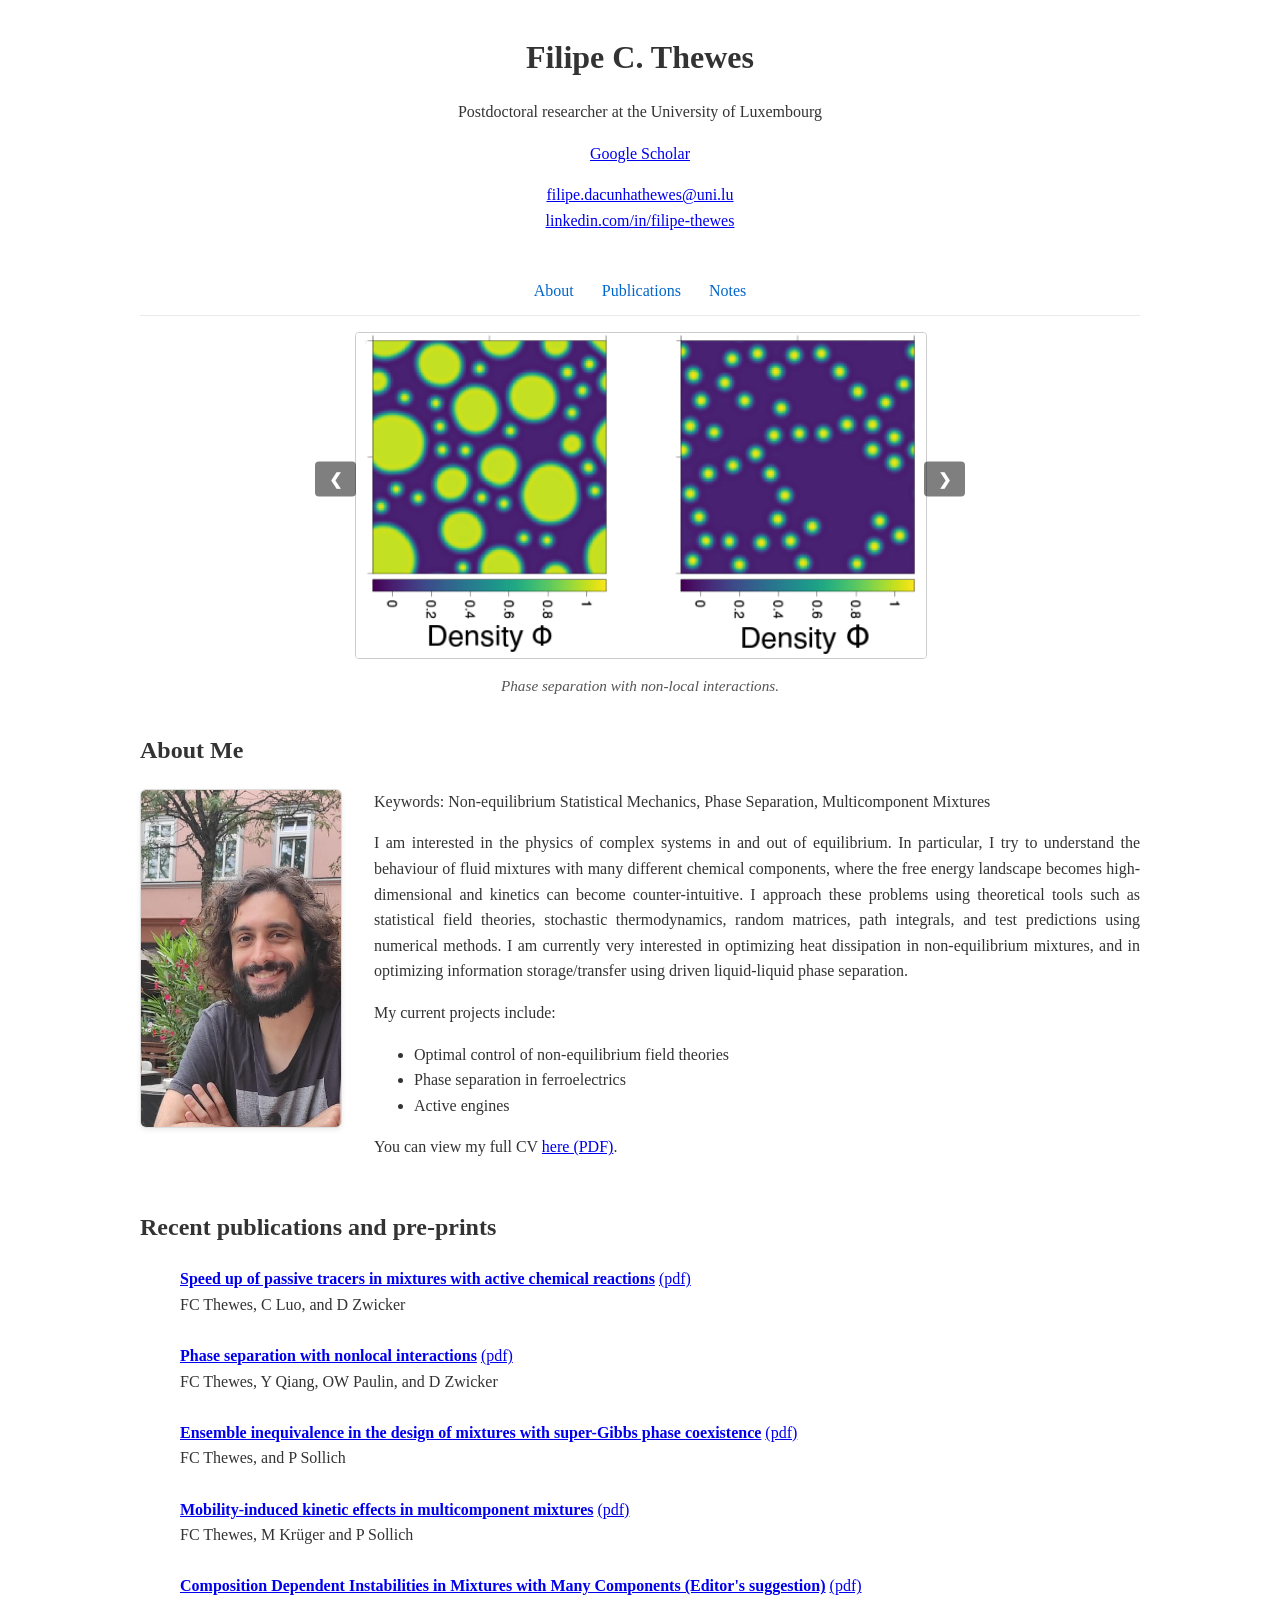
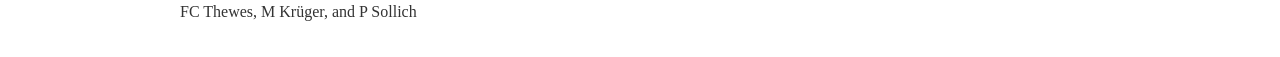
<file: index.html>
<!DOCTYPE html>
<html lang="en">
  <head>
    <meta charset="UTF-8">
    <meta name="google-site-verification" content="Jev_NbAB63cJCRAbloVKGVjJa5buqXzDgKk3hiLRPN8" />
    <meta name="viewport" content="width=device-width, initial-scale=1.0">
    <meta name="robots" content="index, follow">
    <title>Filipe C. Thewes </title>
    <link rel="stylesheet" href="styles.css">

    <script type="application/ld+json">
      {
	  "@context": "https://schema.org",
	  "@type": "Person",
	  "name": "Filipe C. Thewes",
	  "url": "https://fthewes.github.io",
	  "jobTitle": "Academic Researcher",
	  "worksFor": {
	      "@type": "EducationalOrganization",
	      "name": "University of Luxembourg"
	  },
	  "sameAs": [
	      "https://scholar.google.com/citations?user=MUZJZEIAAAAJ&hl=en",
	      "https://orcid.org/0000-0002-6674-6505",
	      "linkedin.com/in/filipe-thewes"
	  ]
      }
    </script>
    
  </head>
  <body>
    <header>
      <h1>Filipe C. Thewes</h1>
      <p>Postdoctoral researcher at the University of Luxembourg</p>
      <a href="https://scholar.google.com/citations?user=MUZJZEIAAAAJ&hl=en"> Google Scholar </a><br>
       <p>
	 <a href="mailto:filipe.dacunhathewes@uni.lu">filipe.dacunhathewes@uni.lu</a><br>
	<!--GitHub: <a href="https://github.com/yourusername">github.com/yourusername</a><br>-->
	<a href="https://www.linkedin.com/in/filipe-thewes/">linkedin.com/in/filipe-thewes</a>
      </p>
    </header>
    <nav>
      <a href="index.html">About</a>
      <a href="publications.html">Publications</a>
      <a href="notes.html">Notes</a>    
    </nav>

    <!-- SLIDESHOW SECTION -->
    <section id="figures">
      <div class="slideshow-container">
	
	<!-- Figure 1 -->
	<div class="slide fade">
	  <figure>
            <img src="images/nonLocal.png" alt="Phase separation with non-local interactions">
            <figcaption>Phase separation with non-local interactions.</figcaption>
	  </figure>
	</div>

	<!-- Figure 2 -->
	<div class="slide fade">
	  <figure>
            <img src="images/interfDesign.png" alt="Interface design">
            <figcaption>Interface design in multicomponent mixtures </figcaption>
	  </figure>
	</div>

	<div class="slide fade">
	  <figure>
            <img src="images/tracer.png" alt="Tracer dynamics">
            <figcaption>Tracer dynamics in chemically active mixtures </figcaption>
	  </figure>
	</div>

	<!-- Navigation Buttons -->
	<button class="prev" onclick="changeSlide(-1)" aria-label="Previous Slide">&#10094;</button>
	<button class="next" onclick="changeSlide(1)" aria-label="Next Slide">&#10095;</button>

      </div>
    </section>

    <section id="about">
      <h2>About Me</h2>
      
      <div class="about-container">
	<!-- Your Profile Photo -->
	<img src="images/filipe-thewes.jpg" alt="Filipe C. Thewes" class="profile-photo">

	<!-- Bio Text -->
	<div class="about-text">
	  <p>
	    Keywords: Non-equilibrium Statistical Mechanics, Phase Separation, Multicomponent Mixtures
	   <p> 
            I am interested in the physics of complex systems in and out of equilibrium. In particular, I try to understand the behaviour of fluid mixtures with many different chemical components, where the free energy landscape becomes high-dimensional and kinetics can become counter-intuitive. I approach these problems using theoretical tools such as statistical field theories, stochastic thermodynamics, random matrices, path integrals, and test predictions using numerical methods. I am currently very interested in optimizing heat dissipation in non-equilibrium mixtures, and in optimizing information storage/transfer using driven liquid-liquid phase separation.
	  </p>
	  <p>My current projects include:</p>
	  <ul>
            <li>Optimal control of non-equilibrium field theories</li>
            <li>Phase separation in ferroelectrics</li>
            <li>Active engines</li>
	  </ul>
	  <p>
	    You can view my full CV <a href="cv.pdf">here (PDF)</a>.
	  </p>
	</div>
      </div>
    </section>
    
    <section id="about">

    <section id="publications">
      
      <h2>Recent publications and pre-prints</h2>
      <p>
	<ul>
	  <a href="https://arxiv.org/abs/2609.29416" target="_blank"><b>Speed up of passive tracers in mixtures with active chemical reactions</b></a> <a href=papers/2609.29416v1.pdf>(pdf)</a>
          <br> FC Thewes, C Luo, and D Zwicker 
          <br><br>
	  <a href="https://journals.aps.org/prresearch/abstract/10.1103/gdwt-v9yj" target="_blank"><b>Phase separation with nonlocal interactions</b></a> <a href=papers/2511.05214v1.pdf>(pdf)</a>
          <br> FC Thewes, Y Qiang, OW Paulin, and D Zwicker
          <br><br>
          <a href="https://journals.aps.org/pre/abstract/10.1103/z6v8-pmm9" target="_blank"><b>Ensemble inequivalence in the design of mixtures with super-Gibbs phase coexistence</b></a> <a href=papers/2501.07734v1.pdf>(pdf)</a>
          <br> FC Thewes, and P Sollich    
	  <br><br>
	  <a href="https://iopscience.iop.org/article/10.1209/0295-5075/ad60f3/meta" target="_blank"><b>Mobility-induced kinetic effects in multicomponent mixtures</b></a> <a href=papers/2405.02159v1.pdf>(pdf)</a>
          <br> FC Thewes, M Krüger and P Sollich        
	  <br><br>
          <a href="https://journals.aps.org/prl/abstract/10.1103/PhysRevLett.131.058401" target="_blank"><b>Composition Dependent Instabilities in Mixtures with Many Components (Editor's suggestion)</b></a> <a href=papers/2211.04170v1.pdf>(pdf)</a>
          <br> FC Thewes, M Krüger, and P Sollich
        </ul>
    </section>


    <!-- SLIDESHOW JAVASCRIPT -->
    <script>
      let currentSlideIndex = 0;
      showSlide(currentSlideIndex);

      function changeSlide(n) {
	  showSlide(currentSlideIndex += n);
      }

      function showSlide(index) {
	  const slides = document.getElementsByClassName("slide");
	  
	  if (index >= slides.length) { currentSlideIndex = 0; }
	  if (index < 0) { currentSlideIndex = slides.length - 1; }

	  for (let i = 0; i < slides.length; i++) {
	      slides[i].style.display = "none";
	  }

	  slides[currentSlideIndex].style.display = "block";
      }
    </script>

  </body>
</html>
</file>
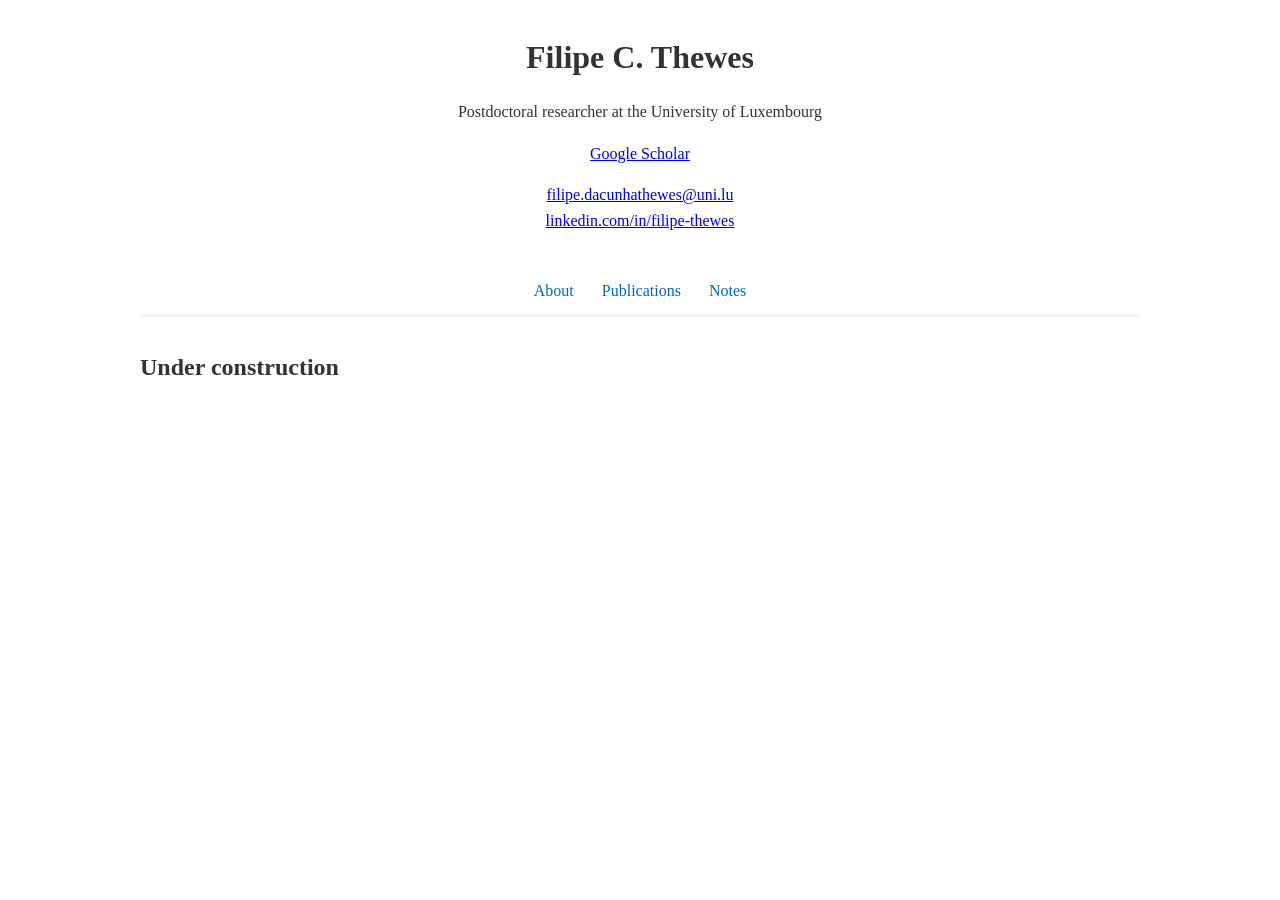
<file: notes.html>
<!DOCTYPE html>
<html lang="en">
  <head>
    <meta charset="UTF-8">
    <meta name="viewport" content="width=device-width, initial-scale=1.0">
    <meta name="robots" content="index, follow">
    <title>Publications – Filipe C. Thewes</title>
    <link rel="stylesheet" href="styles.css">
  </head>
  <body>
    <header>
      <h1>Filipe C. Thewes</h1>
      <p>Postdoctoral researcher at the University of Luxembourg</p>
      <a href="https://scholar.google.com/citations?user=MUZJZEIAAAAJ&hl=en"> Google Scholar </a><br>
       <p>
	 <a href="mailto:filipe.dacunhathewes@uni.lu">filipe.dacunhathewes@uni.lu</a><br>
	<!--GitHub: <a href="https://github.com/yourusername">github.com/yourusername</a><br>-->
	<a href="https://www.linkedin.com/in/filipe-thewes/">linkedin.com/in/filipe-thewes</a>
      </p>
    </header>

    <nav>
      <a href="index.html">About</a>
      <a href="publications.html">Publications</a>
      <a href="notes.html">Notes</a>    
    </nav>

    <main>
      <section id="uc">
        <h2>Under construction</h2>
      </section>
    </main>
  </body>
</html>
</file>
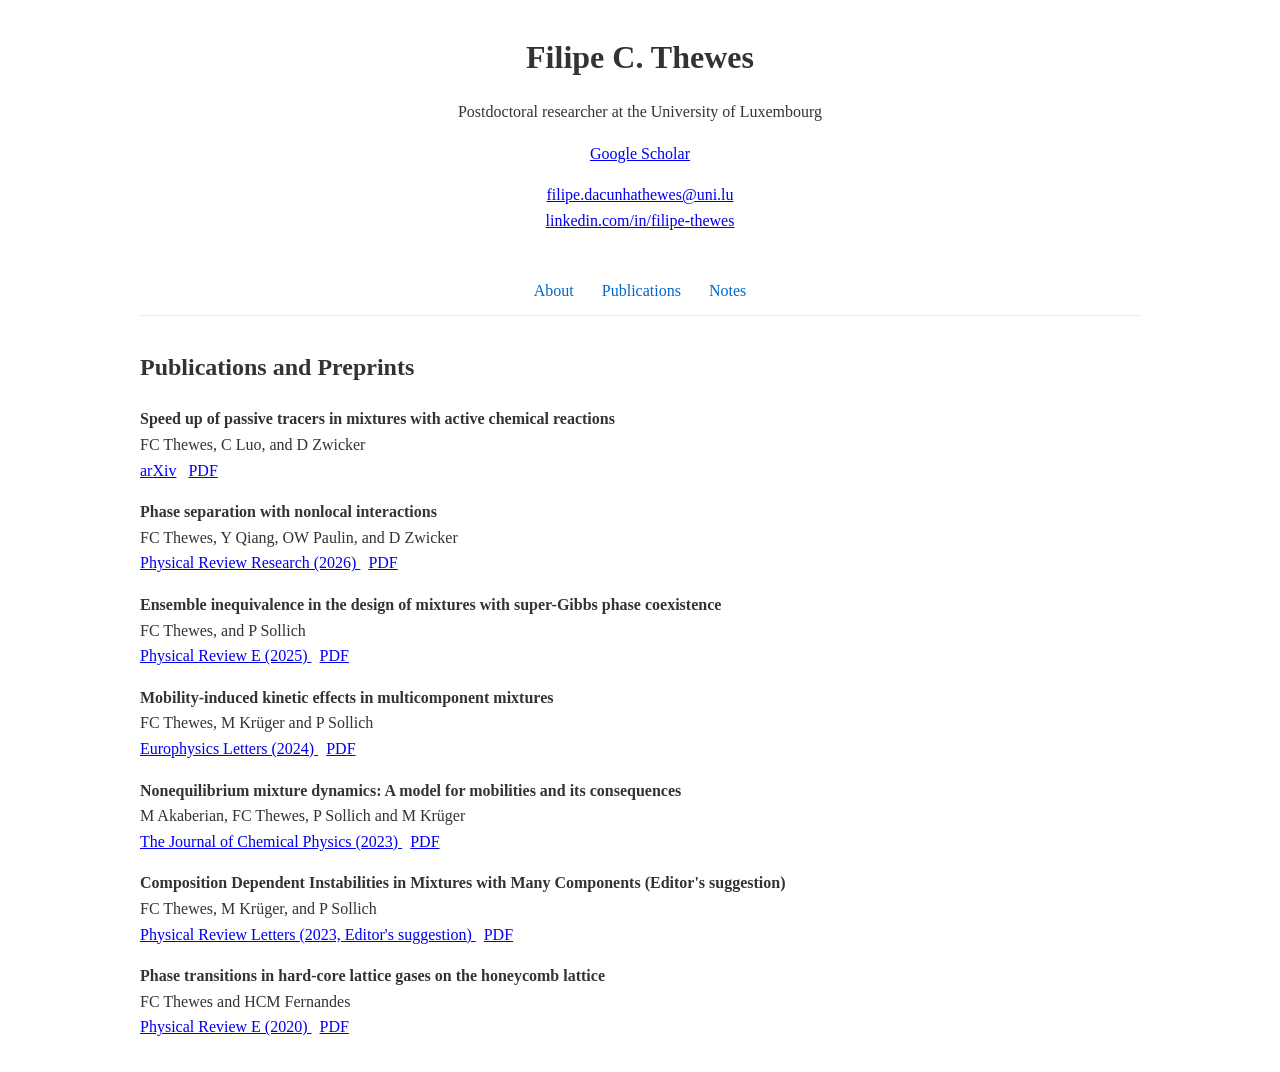
<file: publications.html>
<!DOCTYPE html>
<html lang="en">
  <head>
    <meta charset="UTF-8">
    <meta name="viewport" content="width=device-width, initial-scale=1.0">
    <meta name="robots" content="index, follow">
    <title>Publications – Filipe C. Thewes</title>
    <link rel="stylesheet" href="styles.css">
  </head>
  <body>
    <header>
      <h1>Filipe C. Thewes</h1>
      <p>Postdoctoral researcher at the University of Luxembourg</p>
      <a href="https://scholar.google.com/citations?user=MUZJZEIAAAAJ&hl=en"> Google Scholar </a><br>
      <p>
	<a href="mailto:filipe.dacunhathewes@uni.lu">filipe.dacunhathewes@uni.lu</a><br>
	<!--GitHub: <a href="https://github.com/yourusername">github.com/yourusername</a><br>-->
	<a href="https://www.linkedin.com/in/filipe-thewes/">linkedin.com/in/filipe-thewes</a>
      </p>
    </header>

    <nav>
      <a href="index.html">About</a>
      <a href="publications.html">Publications</a>
      <a href="notes.html">Notes</a>    
    </nav>

    <main>
      <section id="publications">
        <h2>Publications and Preprints</h2>

        <!-- You can group by year or topic; here it's simple flat list for illustration -->

        <ul class="pub-list">
          <li>
            <span class="pub-title">
              Speed up of passive tracers in mixtures with active chemical reactions
            </span><br>
            FC Thewes, C Luo, and D Zwicker<br>
            <span class="pub-links">
              <a href="https://arxiv.org/abs/2609.29416" target="_blank">arXiv</a>
              <a href="papers/2609.29416v1.pdf" target="_blank">PDF</a>
            </span>
          </li>

          <li>
            <span class="pub-title">
              Phase separation with nonlocal interactions
            </span><br>
            FC Thewes, Y Qiang, OW Paulin, and D Zwicker<br>
            <span class="pub-links">
              <a href="https://journals.aps.org/prresearch/abstract/10.1103/gdwt-v9yj" target="_blank">
                Physical Review Research (2026)
              </a>
              <a href="papers/2511.05214v1.pdf" target="_blank">PDF</a>
            </span>
          </li>

          <li>
            <span class="pub-title">
              Ensemble inequivalence in the design of mixtures with super-Gibbs phase coexistence
            </span><br>
            FC Thewes, and P Sollich<br>
            <span class="pub-links">
              <a href="https://journals.aps.org/pre/abstract/10.1103/z6v8-pmm9" target="_blank">
                Physical Review E (2025)
              </a>
              <a href="papers/2501.07734v1.pdf" target="_blank">PDF</a>
            </span>
          </li>

          <li>
            <span class="pub-title">
              Mobility-induced kinetic effects in multicomponent mixtures
            </span><br>
            FC Thewes, M Krüger and P Sollich<br>
            <span class="pub-links">
              <a href="https://iopscience.iop.org/article/10.1209/0295-5075/ad60f3/meta" target="_blank">
                Europhysics Letters (2024)
              </a>
              <a href="papers/2405.02159v1.pdf" target="_blank">PDF</a>
            </span>
          </li>

	  <li>
            <span class="pub-title">
              Nonequilibrium mixture dynamics: A model for mobilities and its consequences
            </span><br>
            M Akaberian, FC Thewes, P Sollich and M Krüger<br>
            <span class="pub-links">
              <a href="https://pubs.aip.org/aip/jcp/article/158/21/214504/2894429">
		The Journal of Chemical Physics (2023)
              </a>
              <a href="papers/2302.02775v1.pdf" target="_blank">PDF</a>
            </span>
          </li>

          <li>
            <span class="pub-title">
              Composition Dependent Instabilities in Mixtures with Many Components
              (Editor's suggestion)
            </span><br>
            FC Thewes, M Krüger, and P Sollich<br>
            <span class="pub-links">
              <a href="https://journals.aps.org/prl/abstract/10.1103/PhysRevLett.131.058401" target="_blank">
                Physical Review Letters (2023, Editor's suggestion)
              </a>
              <a href="papers/2211.04170v1.pdf" target="_blank">PDF</a>
            </span>
          </li>

	  <li>
            <span class="pub-title">
              Phase transitions in hard-core lattice gases on the honeycomb lattice
            </span><br>
            FC Thewes and HCM Fernandes<br>
            <span class="pub-links">
              <a href="https://journals.aps.org/pre/abstract/10.1103/PhysRevE.101.062138" target="_blank">
                Physical Review E (2020)
              </a>
              <a href="papers/2002.04603v2.pdf" target="_blank">PDF</a>
            </span>
          </li>
	  

          <!-- Add more entries here as your full list grows -->
        </ul>
      </section>
    </main>
  </body>
</html>
</file>
<file: styles.css>
/* Global layout and typography */
html {
  scroll-behavior: smooth;
}

body {
  font-family: Georgia, serif;
  max-width: 1000px;
  margin: 2rem auto;
  padding: 0 1rem;
  line-height: 1.6;
  color: #333;
}

header {
  text-align: center;
  margin-bottom: 2rem;
}

h1 {
  margin: 0;
  font-size: 2rem;
}

h2 {
  margin-top: 2rem;
}

/* Navigation (shared across pages) */
nav {
  position: sticky;
  top: 0;
  background-color: #ffffff; /* Prevent content showing through on scroll */
  padding: 0.75rem 0;
  margin-top: 1rem;
  border-bottom: 1px solid #eaeaea; /* Subtle separator */
  z-index: 1000; /* Keep nav above figures/images */
  text-align: center;
}

nav a {
  display: inline-block;
  margin: 0 0.75rem;
  text-decoration: none;
  color: #0066cc;
  font-weight: 500;
}

nav a:hover {
  text-decoration: underline;
}

section {
  margin-bottom: 2rem;
}

footer {
  font-size: 0.9rem;
  text-align: center;
  color: #777;
  margin-top: 3rem;
}

/* About section layout: photo + text */
#about p {
  text-align: justify;
}

.about-container {
  display: flex;
  gap: 2rem;
  align-items: flex-start;
}

.profile-photo {
  width: 200px;
  height: auto;
  border-radius: 6px;
  border: 1px solid #ddd;
  box-shadow: 0 2px 5px rgba(0, 0, 0, 0.08);
  flex-shrink: 0;
}

.about-text {
  flex: 1;
}

/* Remove top margin from first paragraph in the bio */
.about-text p:first-child {
  margin-top: 0;
}

/* Mobile responsiveness for about section */
@media (max-width: 650px) {
  .about-container {
    flex-direction: column;
    align-items: center;
  }

  .profile-photo {
    width: 180px;
  }
}

/* --- Slideshow styles (used on index page) --- */
.slideshow-container {
  max-width: 650px;
  position: relative;
  margin: 0 auto;
}

.slide {
  display: none; /* Hidden by default */
  text-align: center;
}

.slide img {
  width: 100%;
  max-width: 600px;
  height: auto;
  border: 1px solid #ccc;
  border-radius: 4px;
}

.slide figcaption {
  font-size: 0.95rem;
  color: #555;
  margin-top: 0.5rem;
  font-style: italic;
}

/* Next & Previous buttons */
.prev,
.next {
  cursor: pointer;
  position: absolute;
  top: 40%;
  transform: translateY(-50%);
  padding: 8px 14px;
  color: #fff;
  background-color: rgba(0, 0, 0, 0.5);
  font-weight: bold;
  font-size: 16px;
  border: none;
  border-radius: 4px;
  user-select: none;
  transition: background-color 0.2s ease;
}

.next {
  right: 0;
}

.prev {
  left: 0;
}

.prev:hover,
.next:hover {
  background-color: rgba(0, 0, 0, 0.85);
}

/* Fade animation transition */
.fade {
  animation: fadeEffect 0.4s;
}

@keyframes fadeEffect {
  from { opacity: 0.4; }
  to { opacity: 1; }
}

/* --- Publications page helpers --- */
.pub-year {
  margin-top: 1.5rem;
  margin-bottom: 0.5rem;
  font-size: 1.25rem;
}

.pub-list {
  list-style: none;
  padding-left: 0;
}

.pub-list li {
  margin-bottom: 1rem;
}

.pub-title {
  font-weight: bold;
}

.pub-links a {
  margin-right: 0.5rem;
}

/* --- Notes page helpers --- */
.notes-list {
  list-style: none;
  padding-left: 0;
}

.notes-list li {
  margin-bottom: 1rem;
}

.note-title {
  font-weight: bold;
}

.note-meta {
  font-size: 0.9rem;
  color: #666;
}
</file>
